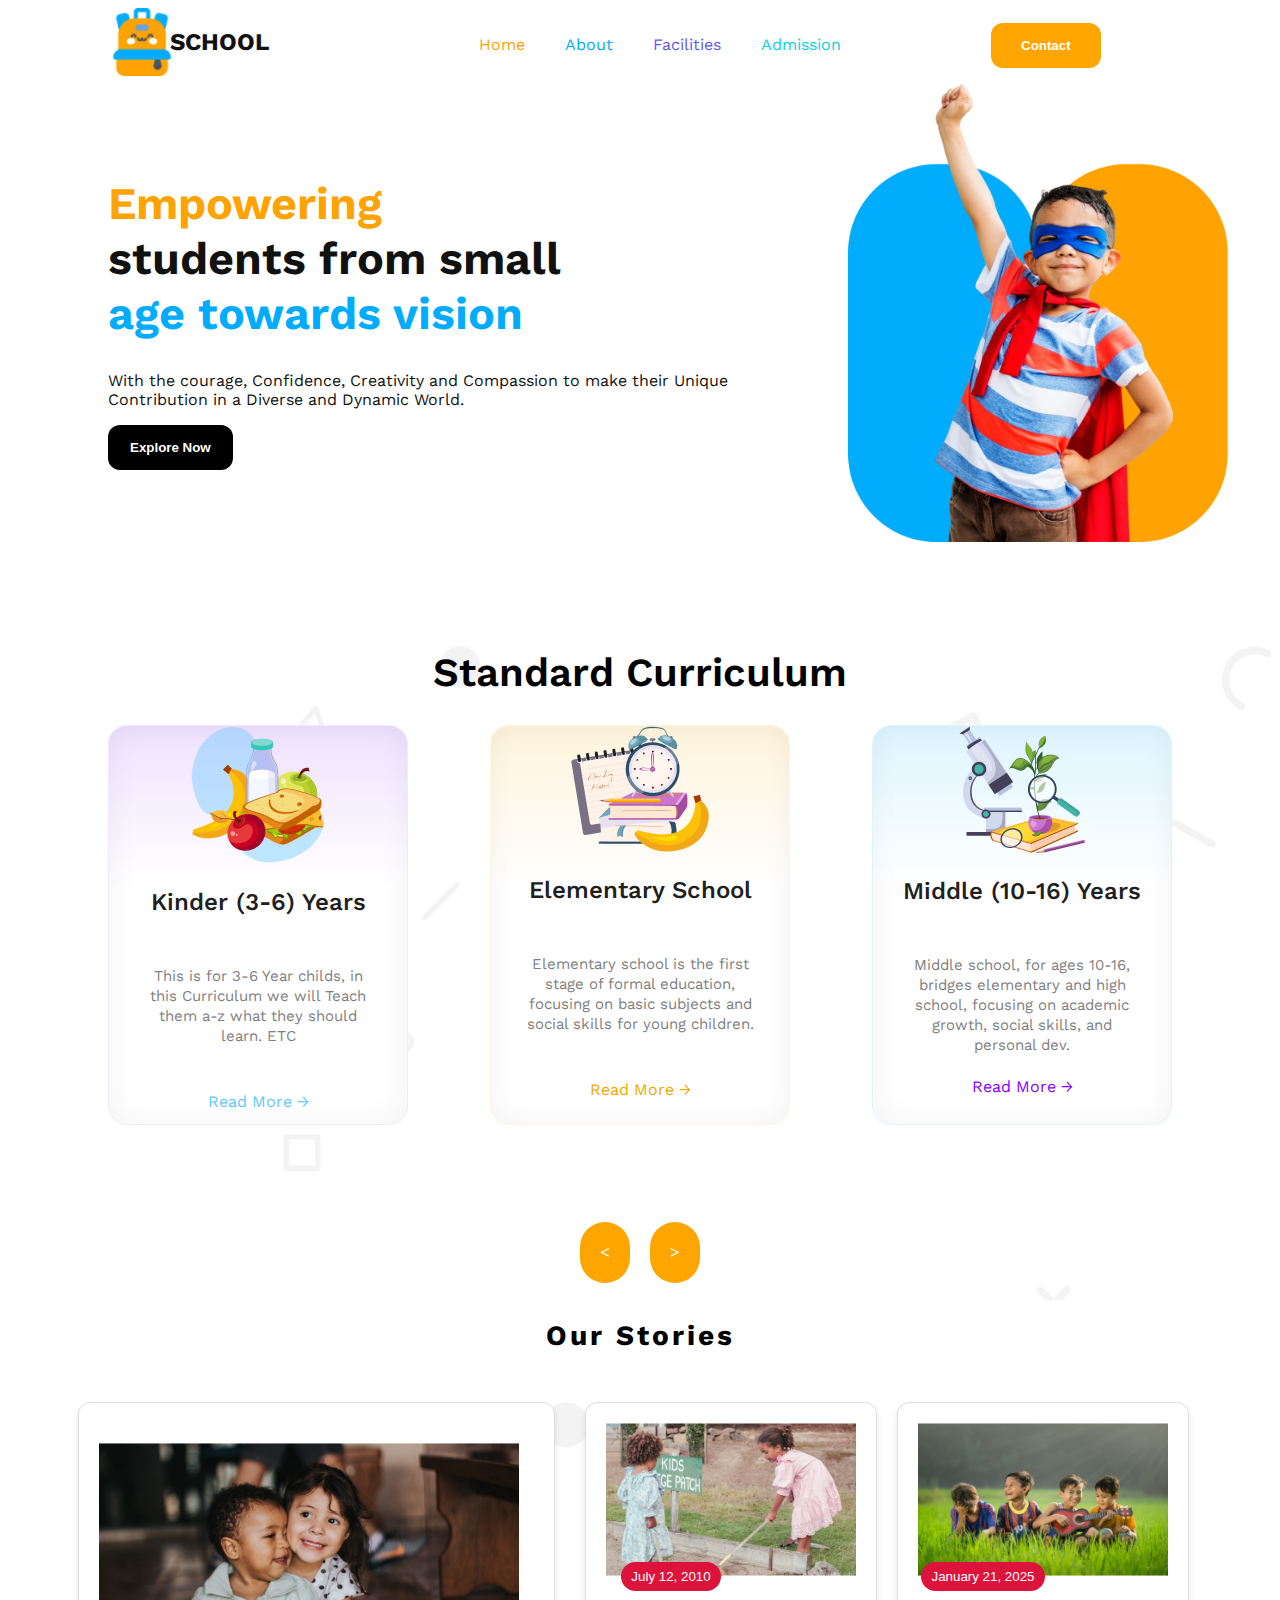
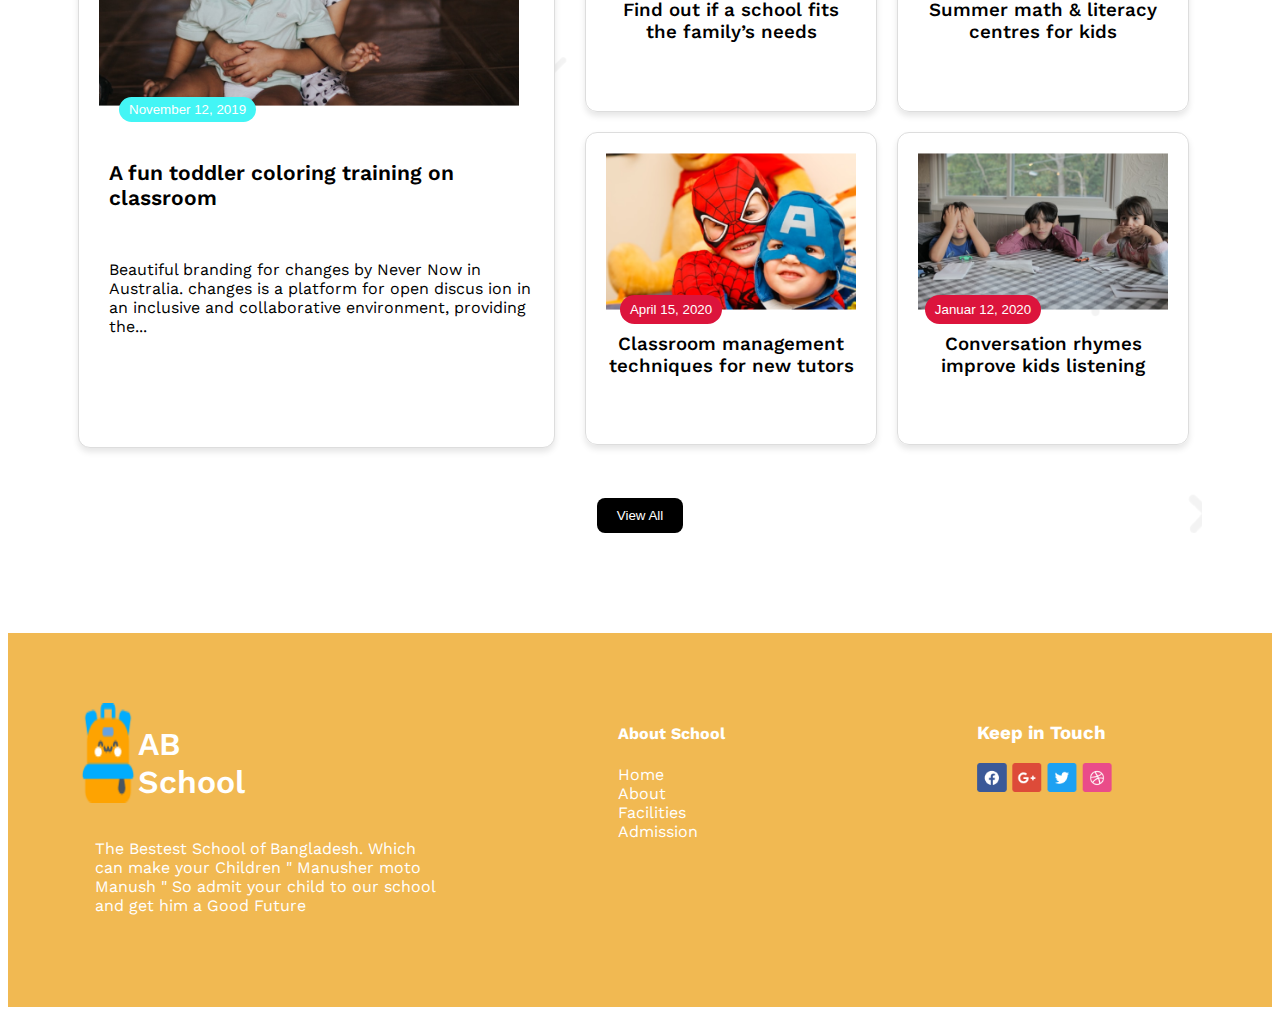
<file: index.html>
<!DOCTYPE html>
<html lang="en">

<head>
    <meta charset="UTF-8">
    <meta name="viewport" content="width=device-width, initial-scale=1.0">
    <title>AB School</title>
    <link rel="shortcut icon" href="Icons/school-bag.png" type="image/x-icon">
    <link rel="stylesheet" href="styles.css">
</head>

<body>
    <main>
        <section>
            <nav class="navbar">
                <div class="logo-container">
                    <img class="logo" src="B11-A2-Kids-School-main/assets/logo.png" alt="">
                </div>
                <div>
                    <div>
                        <!-- <h2>SCHOOL</h2> -->
                    </div>
                    <div class="options">
                        <h2 class="school-name">SCHOOL</h2>
                        <p class="option-list home">Home</p>
                        <p class="option-list about">About</p>
                        <p class="option-list faci">Facilities</p>
                        <p class="option-list admit">Admission</p>
                    </div>
                </div>
                <div class="btn-c">
                    <button class="contact">Contact</button>
                </div>
                <div class="menu-m">
                    <img class="menu" src="Icons/icons8-menu-50.png" alt="">
                </div>
                <hr class="hr-1">
            </nav>
        </section>
        <section class="section-1">
            <div class="banner-1">
                <h1>
                    <span class="Empowering">Empowering</span>
                    <br><span class="sfm">students from small</span><br><span class="agtv">age towards vision</span>
                </h1>
                <p class="disc-c">
                    With the courage, Confidence, Creativity and Compassion to make their Unique Contribution in a
                    Diverse and Dynamic World.
                </p>
                <button class="en-btn">Explore Now</button>
            </div>
            <div class="img-hero-container">
                <img class="img-hero" src="B11-A2-Kids-School-main/assets/hero-kids.png" alt="">
            </div>
        </section>
        <section class="section-2">
            <h1 class="SC">
                Standard Curriculum
            </h1>
            <div class="card">
                <div>
                    <div class="card-container card-3">
                        <div class="card-img">
                            <img src="B11-A2-Kids-School-main/assets/kinder.png" alt="">
                        </div>
                        <h2 class="card-name">Kinder (3-6) Years</h2>
                        <p class="card-disc">This is for 3-6 Year childs, in this Curriculum we will Teach them a-z what
                            they should learn. ETC</p>
                        <p class="RM rm-1">Read More →</p>
                    </div>

                </div>


                <div>
                    <div class="card-container card-2">
                        <div class="card-img">
                            <img src="B11-A2-Kids-School-main/assets/elementary.png" alt="">
                        </div>
                        <h2 class="card-name">Elementary School</h2>
                        <p class="card-disc">Elementary school is the first stage of formal education, focusing on basic
                            subjects and social skills for young children.</p>
                        <p class="RM rm-2">Read More →</p>
                    </div>
                </div>
                <div>
                    <div class="card-container card-1">
                        <div class="card-img">
                            <img src="B11-A2-Kids-School-main/assets/middle.png" alt="">
                        </div>
                        <h2 class="card-name">Middle (10-16) Years</h2>
                        <p class="card-disc">Middle school, for ages 10-16, bridges elementary and high school, focusing
                            on academic growth, social skills, and personal dev.</p>
                        <p class="RM  rm-3">Read More →</p>
                    </div>
                </div>
            </div>
            <div class="arrows">
                <p class="left">˂</p>
                <p class="right">˃</p>
            </div>
        </section>
        <h1 class="os">Our Stories</h1>
        <section class="section-3">
            <div class="toflex">
                <div class="story-1-2">
                    <div class="story-card-1">
                        <img src="assets/story-1.png" alt="">
                        <h2 class="story-1-h2">A fun toddler coloring training on classroom</h2>
                        <p class="story-1-p">Beautiful branding for changes by Never Now in Australia. changes is a platform
                            for open discus ion in an inclusive and collaborative environment, providing the...</p>
                        <button class="date-story-1">November 12, 2019</button>
                    </div>
                </div>
                <div class="small-story-4">
                    <div class="small-story-container">
                        <div class="story-card-container">
                            <img src="assets/story-2.png" alt="">
                            <h3>Find out if a school fits the family’s needs</h3>
                            <button class="btnss">July 12, 2010</button>
                        </div>
                        <div class="story-card-container">
                            <img src="assets/story-3.png" alt="">
                            <h3>Summer math & literacy centres for kids</h3>
                            <button class="btnss">January 21, 2025</button>
                        </div>
                        <div class="story-card-container">
                            <img src="assets/story-4.png" alt="">
                            <h3>Classroom management techniques for new tutors</h3>
                            <button class="btnss">April 15, 2020</button>
                        </div>
                        <div class="story-card-container">
                            <img src="assets/story-5.png" alt="">
                            <h3>Conversation rhymes improve kids listening</h3>
                            <button class="btnss">Januar 12, 2020</button>
                        </div>
                    </div>
                </div>
            </div>
            <div class="viewa-container">
                <button class="viewa">View All</button>
            </div>
        </section>
        <footer>
            <div class="finale-ending">
                <div class="ending-1">
                    <img src="assets/logo.png" alt="">
                    <h1>AB <br> School</h1>
                     <p class="ending-1-p">The Bestest School of Bangladesh. Which can make your Children " Manusher moto Manush " So admit your child to our school and get him a Good Future</p>
                </div>
                <div>
                    <ul class="about-school">
                        <h4>About School</h4>
                        <li class="list-op" ><a class="about-school-li" href="https://www.youtube.com/">Home</a></li>
                        <li class="list-op" ><a class="about-school-li" href="https://www.youtube.com/">About</a></li>
                        <li class="list-op" ><a class="about-school-li" href="https://www.youtube.com/">Facilities</a></li>
                        <li class="list-op" ><a class="about-school-li" href="https://www.youtube.com/">Admission</a></li>
                    </ul>
                </div>
                <div class="keep-in-t">
                    <h3>Keep in Touch</h3>
                    <img class="img-t" src="B11-A2-Kids-School-main/assets/fb.png" alt="">
                    <img class="img-t" src="B11-A2-Kids-School-main/assets/google+.png" alt="">
                    <img class="img-t" src="B11-A2-Kids-School-main/assets/twitter.png" alt="">
                    <img class="img-t" src="B11-A2-Kids-School-main/assets/dribble.png" alt="">
                </div>
            </div>
        </footer>
    </main>
</body>

</html>
</file>
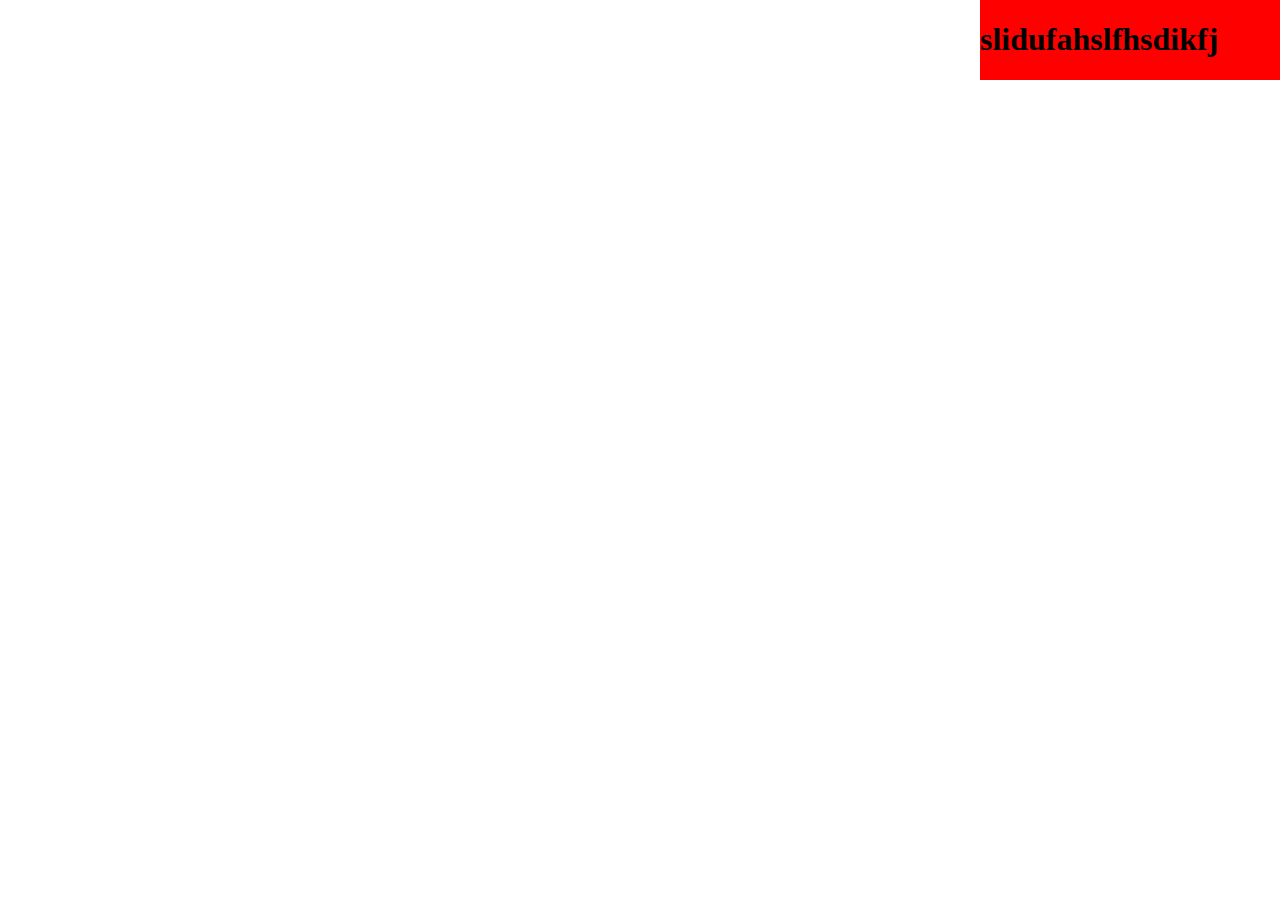
<file: styles/test.html>
<!DOCTYPE html>
<html lang="en">
<head>
    <meta charset="UTF-8">
    <meta name="viewport" content="width=device-width, initial-scale=1.0">
    <title>Document</title>
    <style>
        .box {
            background-color: red;
            width: 300px;
            position: absolute; top: 0; right: 0;

            position: top right;

        }
    </style>
</head>
<body>
    <div class="box"><h1>slidufahslfhsdikfj</h1></div>
</body>
</html>
</file>
<file: styles.css>
/* Shared Styles  */
@import url('https://fonts.googleapis.com/css2?family=Quicksand:wght@300..700&family=Work+Sans:ital,wght@0,100..900;1,100..900&display=swap');

body {
    font-family: "Work Sans", serif;
}


.navbar {
    display: flex;
    margin-left: 100px;
    margin-right: 100px;
    /* justify-content: center; */
}

.contact {
    color: white;
    background: orange;
    padding: 15px 30px 15px 30px;
    border-radius: 12px;
    border: none;
    font-weight: bold;
    cursor: pointer;
    position: relative;
    left: 120px;
}

.options {
    justify-content: space-between;
    display: flex;
    align-items: baseline;
}

.school-name {
    margin-right: 170px;
    color: rgb(17, 17, 17);
}

.option-list {
    margin-left: 40px;
}

.options button {
    margin-left: 170px;
}

.home {
    color: rgb(254, 163, 1);
    cursor: pointer;
}

.about {
    color: rgb(1, 172, 253);
    cursor: pointer;
}

.faci {
    color: rgb(93, 88, 239);
    cursor: pointer;
}

.admit {
    color: rgb(5, 212, 223);
    cursor: pointer;
}


.btn-c {
    position: relative;
    top: 15px;
    left: 30px;
}

.contact:hover {
    color: black;
    transition: 1.5s;
    background-color: rgba(255, 166, 0, 0.529);
}

.logo-container {
    display: flex;
    margin: none;
}

.menu {
    width: 15px;
    justify-content: center;
    display: none;
}

.hr-1 {
    color: orange;
    display: none;
}

.banner-1 h1 {
    width: 640px;
    font-size: 45px;
    font-weight: 650;
    line-height: 55px;

}

.banner-1 p {
    width: 640px;
    color: rgb(17, 17, 17);
    font-size: 16px;
    font-weight: 400;
}

.banner-1 {
    margin-left: 100px;
    margin-right: 100px;
    position: relative;
    top: 70px;

}

.section-1 {
    display: flex;
}

.img-hero {
    width: 380px;
}

.Empowering {
    color: rgb(254, 163, 1);
}

.agtv {
    color: rgb(1, 172, 253);
}

.sfm {
    color: rgb(17, 17, 17);
}

.en-btn {
    color: white;
    font-weight: bold;
    background: black;
    border-radius: 12px;
    padding: 15px 22px 15px 22px;
    border: none;
}

.en-btn:hover {
    color: antiquewhite;
    background: rgb(77, 77, 77);
    transition: 1.5s;
}

.SC {
    font-size: 40px;
    font-weight: 600;
    line-height: 53px;
    letter-spacing: 0%;
    text-align: center;
}

.card {
    display: flex;
    justify-content: space-between;
    margin-left: 80px;
    margin-right: 100px;
    margin-bottom: 80px;
}

.card-container {
    width: 300px;
    margin-left: 20px;
    text-align: center;
    height: 400px;
    padding-bottom: 50px;
}

.card-1 {
    box-sizing: border-box;
    border: 0.94px solid rgb(222, 245, 255);
    border-radius: 18.86px;
    box-shadow: inset 0px 0px 28.3px 0.94px rgba(0, 0, 0, 0.05);
    background: linear-gradient(180.00deg, rgb(222, 245, 255), rgba(255, 255, 255, 0) 40%), rgb(255, 255, 255);
}

.card-2 {
    box-sizing: border-box;
    border: 0.94px solid rgb(255, 244, 220);
    border-radius: 18.86px;
    box-shadow: inset 0px 0px 28.3px 0.94px rgba(0, 0, 0, 0.05);
    background: linear-gradient(180.00deg, rgb(255, 244, 220), rgba(255, 255, 255, 0) 40%), rgb(255, 255, 255);
}

.card-3 {
    box-sizing: border-box;
    border: 0.94px solid rgb(242, 232, 255);
    border-radius: 18.86px;
    box-shadow: inset 0px 0px 28.3px 0.94px rgba(0, 0, 0, 0.05);
    background: linear-gradient(180.00deg, rgb(238, 225, 255), rgba(255, 255, 255, 0) 40%), rgb(255, 255, 255);
}

.card-disc {
    text-align: center;
    color: rgb(128, 128, 128);
    line-height: 20px;
    padding: 30px;
    font-size: 15px;
}

.card-name {
    font-weight: 550;
    color: rgb(32, 32, 32);
}

.RM {}

.rm-3 {
    position: relative;
    bottom: 24px;
    color: rgb(135, 0, 255);
    cursor: pointer;
}

.rm-2 {
    color: rgb(240, 170, 0);
    cursor: pointer;
}

.rm-1 {
    color:
        rgb(100, 200, 255);
    cursor: pointer;
}

.arrows {
    display: flex;
    justify-content: center;
    align-items: center;
}

.arrows p {}

.right {
    margin-left: 20px;
}

.right,
.left {
    font-weight: bolder;
    background-color: orange;
    padding: 20px;
    border-radius: 90px;
    color: white;
    font-size: 17px;
    cursor: pointer;
}

.section-2 {
    background-size: cover;
    background-image: url(assets/bg.png);
    margin-top: 100px;
}

.os {
    text-align: center;
    justify-content: center;
    font-size: 28px;
    font-weight: 700px;
    letter-spacing: 3px;
    margin-bottom: 50px;
}

.story-1-h2 {
    width: 400px;
    font-weight: 600;
    font-size: 21px;
    margin-top: 50px;
    margin-bottom: 50px;
}
.story-1-p {
    width: 440px;
}
.story-card-1{
    background-color: white;
    box-shadow: 0 4px 6px rgba(0, 0, 0, 0.1); 
    border: 1px solid #ddd;
    border-radius: 12px;
    padding-bottom: 30px;
    width: 475px;
    padding-bottom: 70px;
    
}
.story-card-1 img {
    width: 420px;
    padding-left: 20px;
    padding-top: 40px;
}
.story-1-h2, .story-1-p{
    position: relative;
    left: 30px;
}
.date-story-1 {
    color: white;
    background-color: rgb(67, 245, 245);
    border-radius: 38px;
    border: none;
    padding: 5px 10px;
    cursor: pointer;
    position: relative;
    left: 40px;
    right: 110px;
    bottom: 255px;
}
.section-3 {
    background-image: url(assets/bg.png);
    background-size: cover;
    margin-right: 70px;
    margin-left: 70px;
    margin-bottom: 100px;
}
.story-1-2 {
    display: inline;
}
.small-story-container {
    display: grid;
    grid-template-columns: repeat(2, 1fr);
    background-color: white;
    width: 280px;
    gap: 20px;
}
.small-story-container h3 {
    font-weight: 550;
}
.story-card-container {
    border-radius: 12px;
    padding: 20px;
    width: 250px;
    box-shadow: 0 4px 6px rgba(0, 0, 0, 0.1);
    text-align: center;
    border: 1px solid #ddd;
}
.story-card-container img {
    width: 250px;
}
.btnss {
    background-color: crimson;
    color: white;
    border: none;
    padding: 7px 10px;
    cursor: pointer;
    border-radius: 38px;
    position: relative;
    right: 60px;
    bottom: 100px;
}

.viewa-container {
    justify-content: center;
    align-items: center;
    margin: 0, auto;
    text-align: center;
    margin-top: 50px;
}

.viewa {
    background-color: black;
    color: white;
    padding: 10px 20px 10px 20px;
    border: none;
    border-radius: 8px;
    cursor: pointer;
}
.viewa:hover {
    color: black;
    background-color: bisque;
    transition: 1.5s;
}

.section-3 {
    
}
.toflex {
    display: flex;
    gap: 30px;
}
.ending-1 {
    display: flex;

}
.ending-1 h1 {
    font-weight: 585;
}
.ending-1 img {
    width: 60px;
    height: 100px;
    padding-left: 70px;
}
.ending-1-p {
    width: 350px;
    position: relative;
    top:  120px;
    right: 150px;
}
.about-school-li  {
    text-decoration: none;
    list-style-type: none;
    list-style: none;
    color: white;
}
.about-school {
    position: relative;
    right: 180px;
    
}
.img-t {
    width: 30px;
}
.keep-in-t {
    position: relative;
    right: 90px;
    margin-right: 70px;
}
.list-op {
    list-style-type: none;
}
.finale-ending {
    justify-content: space-between;
    display: flex;
    align-items: space-between;
    background: rgba(237, 164, 29, 0.764);
    padding-bottom: 150px;
    padding-top: 70px;
    color: white;
}




@media screen and (max-width:576px) {
    .navbar {
        flex-direction: column;
    }

    .options {
        display: none;
    }

    .logo,
    .menu {
        display: flex;
        justify-content: space-between;
        width: 45px;
    }

    .logo {
        position: relative;
        right: 90px;
        top: 23px;
    }

    .btn-c {
        display: none;
    }

    .menu-m {
        width: 10px;
        position: relative;
        left: 400px;
        bottom: 20px;
    }

    .hr-1 {
        display: block;
        border: 1px solid orange;
        width: 152%;
        position: relative;
        right: 35px;
        transform: translateX(-10%);
    }

    .section-1 {
        flex-direction: column-reverse;
    }

    .banner-1 {
        flex-direction: column;
        margin: 0;
        text-align: center;
        position: relative;
        bottom: 70px;
    }

    .banner-1 h1 {
        position: relative;
        right: 50px;
        width: 100%;
        bottom: 80px;
        right: 30px;
        /* margin-left: 70px; */
    }

    .banner-1 p {
        width: 500px;
        position: relative;
        bottom: 80px;
        margin-left: 50px;
    }

    .img-hero-container {
        margin-left: 70px;

    }

    .en-btn {
        bottom: 80px;
        position: relative;
        margin-left: 70px;
    }

    .section-2 {
        flex-direction: column;
        /* left: 20px; */
    }

    .card {
        flex-direction: column;
        position: relative;
        right: 70px;
    }

    .card-container {
        margin-bottom: 30px;
        width: 500px;
    }

    .arrows {
        display: none;
    }
    .story-card-1 {
        display: none;
    }
    .section-3 {
        margin: 0;
        position: relative;
        right: 18px;
    }
    .story-card-container img {
        width: 100%;
    }
    .story-card-container {
        padding: 0;
    }
    .finale-ending {
        flex-direction: column;
        position: relative;
        margin-top: 50px;
    }
    .about-school {
        left: 10px;
        top: 110px;       
    }
    .ending-1 {
        position: relative;
        right: 30px;
    }
    .keep-in-t {
        position: relative;
        left: 40px;
        top: 100px;
    }
}
</file>
